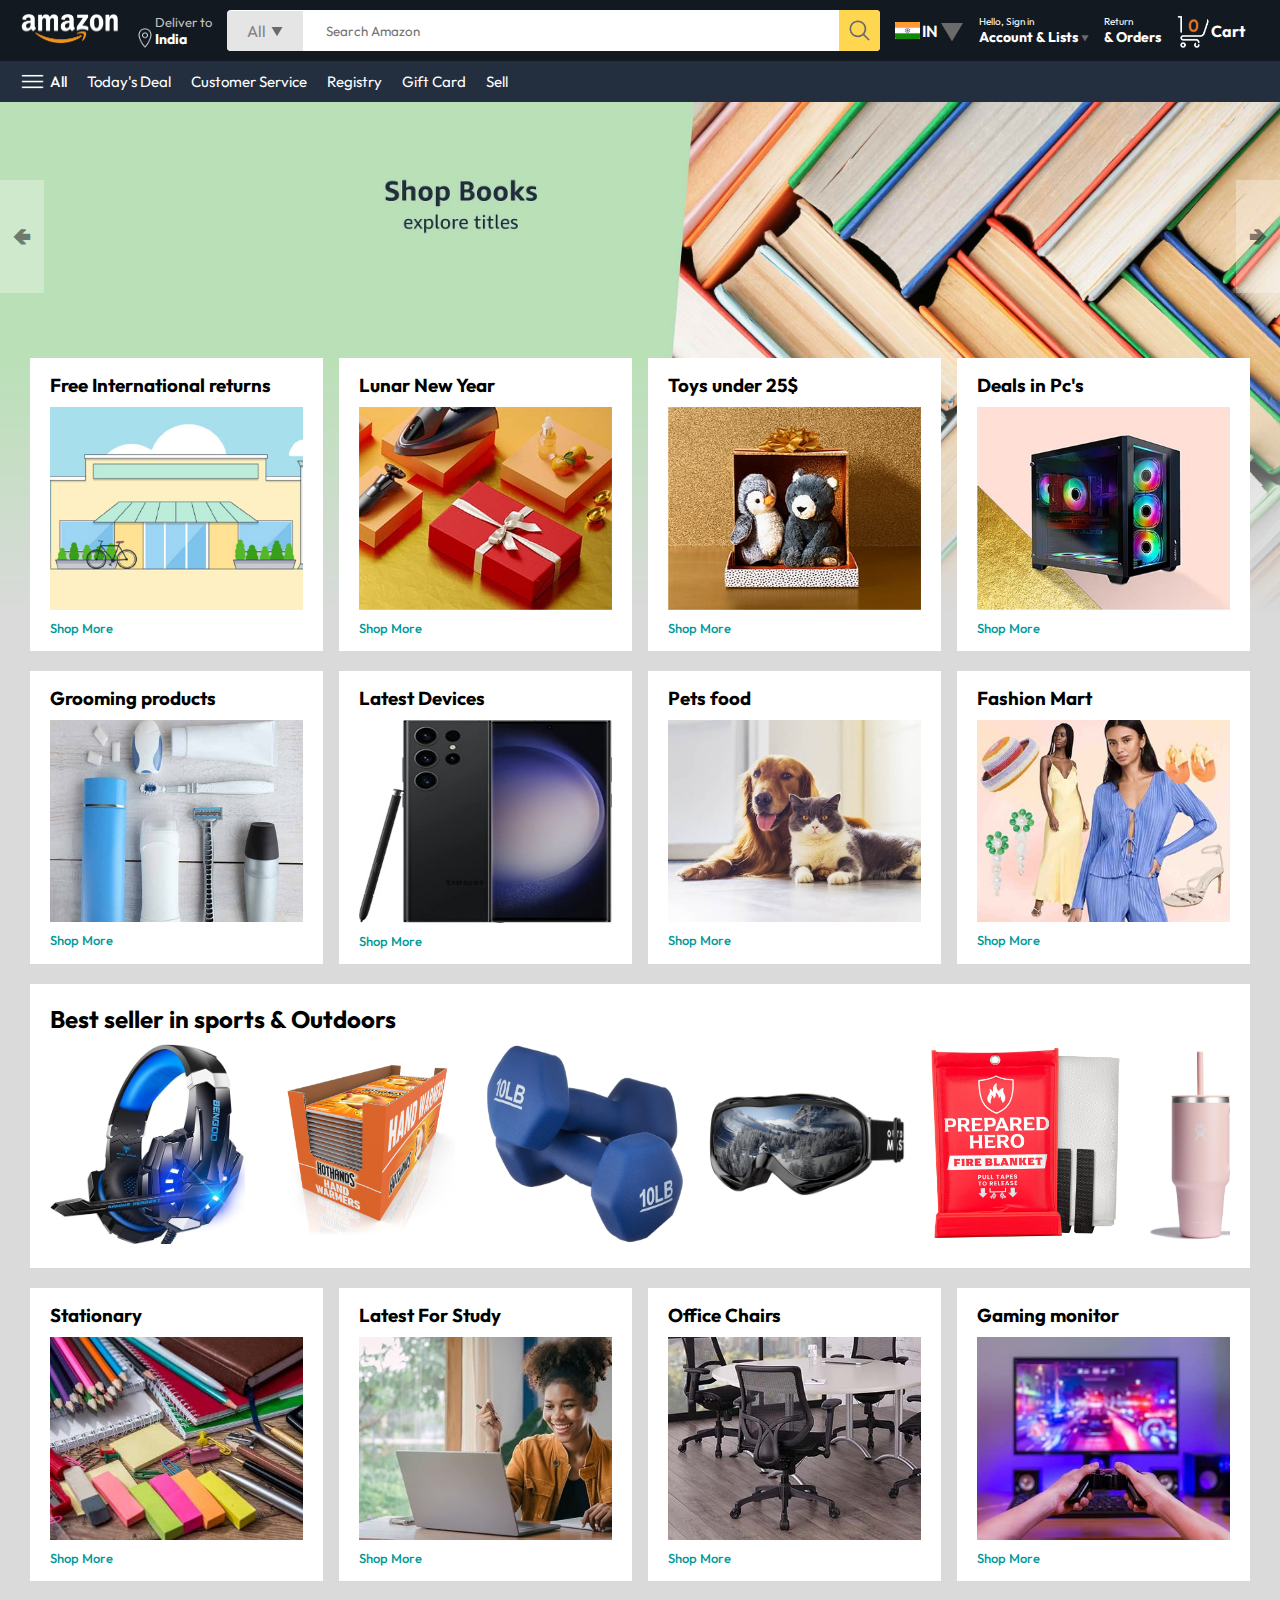
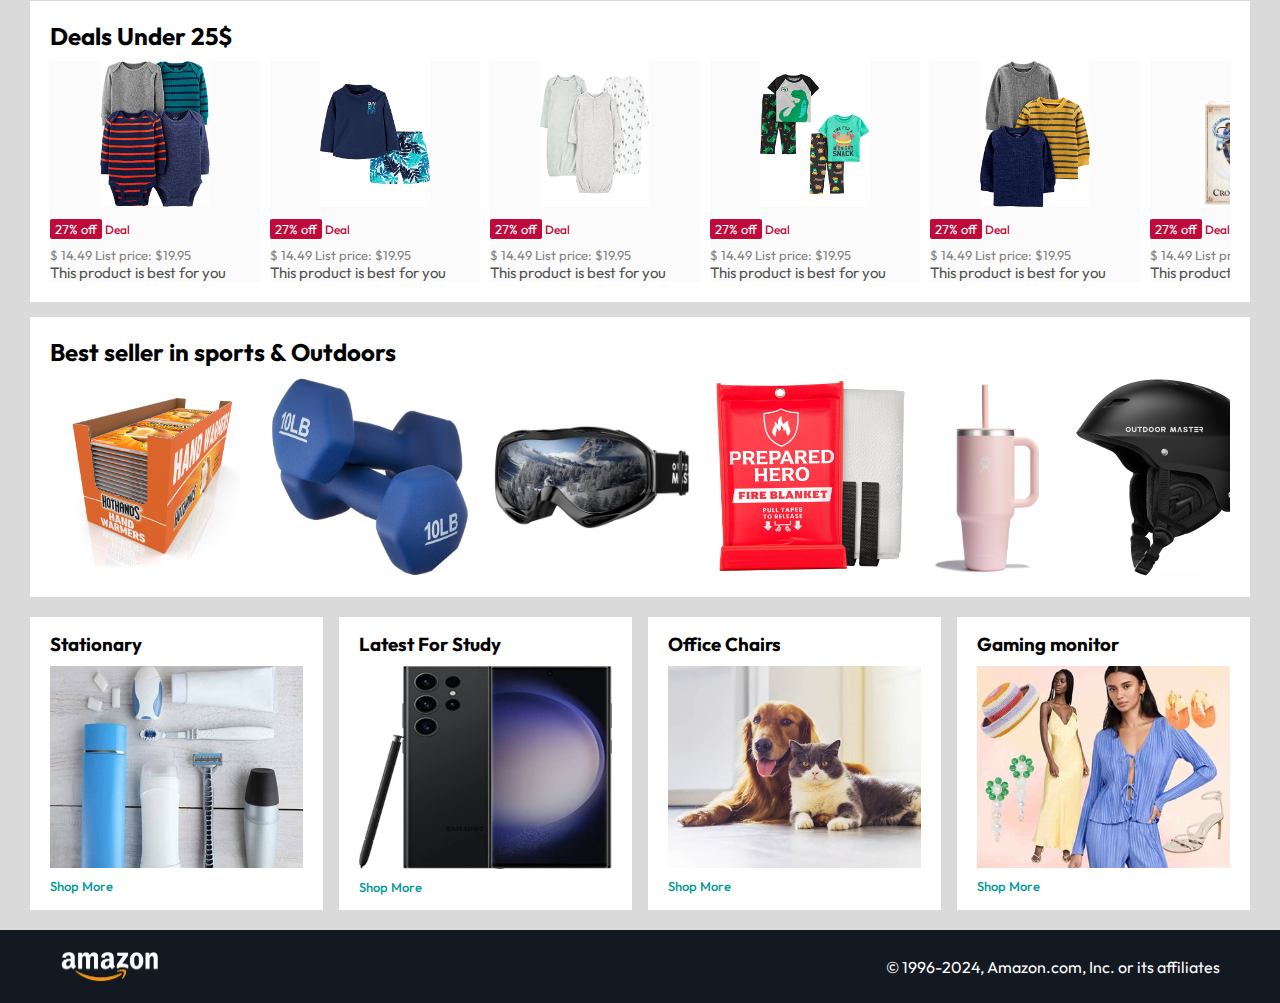
<file: index.html>
<!DOCTYPE html>
<html lang="en">
<head>
    <meta charset="UTF-8">
    <meta name="viewport" content="width=device-width, initial-scale=1.0">
    <title>Amazon Clone by Shivam Singhla</title>
    <link rel="stylesheet" href="style.css">
</head>
<body>
    <nav>
        <a href="/">
            <img src="rGYc7tjmhmR43Q3QNYPgiW/amazon/assets/amazon_logo.png" width="100" alt="">
        </a>
        <div class="nav-country" >
            <img src="./rGYc7tjmhmR43Q3QNYPgiW/amazon/assets/location_icon.png" height="20" alt="">
            <div>
                <p>Deliver to</p>
                <h1>India</h1>
            </div>
        </div>
        <div class="nav-search" >
            <div class="nav-search-category">
                <p>All</p>
                <img src="./rGYc7tjmhmR43Q3QNYPgiW/amazon/assets/dropdown_icon.png" height="12" alt="">
            </div>
            <input type="text" class="nav-search-input" placeholder=" Search Amazon">
            <img src="./rGYc7tjmhmR43Q3QNYPgiW/amazon/assets/search_icon.png" class="nav-search-icon" alt="">
        </div>
        <div class="nav-language" >
            <img src="./rGYc7tjmhmR43Q3QNYPgiW/amazon/assets/indian flag icon.png" width="25px" alt="">
            <p>IN</p>
            <img src="./rGYc7tjmhmR43Q3QNYPgiW/amazon/assets/dropdown_icon.png" alt="">
        </div>
        <div class="nav-text" >
            <p><a href="signin.html">Hello, Sign in</a></p>
            <h1> Account & Lists <img src="./rGYc7tjmhmR43Q3QNYPgiW/amazon/assets/dropdown_icon.png" width="8px" alt=""> </h1>
        </div>
        <div class="nav-text" >
            <p>Return</p>
            <h1>& Orders</h1>
        </div>
        <a href="/signin.html" class="mobile-user-icon" style="display: none;">
            <img src="./rGYc7tjmhmR43Q3QNYPgiW/amazon/assets/user.png" alt="">
        </a>
        <a href="/cart.html" class="nav-cart">
            <img src="./rGYc7tjmhmR43Q3QNYPgiW/amazon/assets/cart_icon.png" width="35px" alt="">
            <h4>Cart</h4>
        </a>
    </nav>

   
    <div class="nav-bottom">
        <div>
            <img src="./rGYc7tjmhmR43Q3QNYPgiW/amazon/assets/menu_icon.png" width="25px" alt="">
            <p>All</p>
        </div>
        <p>Today's Deal</p>
        <p>Customer Service</p>
        <p>Registry</p>
        <p>Gift Card</p>
        <p>Sell</p>
    </div> 

    <div class="header-slider">
        <a href="#" class="control-prev">&#129144</a>
        <a href="#" class="control-next">&#129146</a>
        <ul>
            <img src="./rGYc7tjmhmR43Q3QNYPgiW/amazon/assets/header1.jpg" class="header-img" alt="">
            <img src="./rGYc7tjmhmR43Q3QNYPgiW/amazon/assets/header2.jpg" class="header-img" alt="">
            <img src="./rGYc7tjmhmR43Q3QNYPgiW/amazon/assets/header3.jpg" class="header-img" alt="">
            <img src="./rGYc7tjmhmR43Q3QNYPgiW/amazon/assets/header4.jpg" class="header-img" alt="">
            <img src="./rGYc7tjmhmR43Q3QNYPgiW/amazon/assets/header5.jpg" class="header-img" alt="">
            <img src="./rGYc7tjmhmR43Q3QNYPgiW/amazon/assets/header6.jpg" class="header-img" alt="">
        </ul>
    </div>

    <div class="box-row header-box ">
        <div class="box-col">
            <h3>Free International returns</h3>
            <img src="./rGYc7tjmhmR43Q3QNYPgiW/amazon/assets/box1-1.jpg" alt="">
            <a href="/">Shop More</a>
        </div>
        <div class="box-col">
            <h3>Lunar New Year</h3>
            <img src="./rGYc7tjmhmR43Q3QNYPgiW/amazon/assets/box1-2.jpg" alt="">
            <a href="/">Shop More</a>
        </div>
        <div class="box-col">
            <h3>Toys under 25$</h3>
            <img src="./rGYc7tjmhmR43Q3QNYPgiW/amazon/assets/box1-3.jpg" alt="">
            <a href="/">Shop More</a>
        </div>
        <div class="box-col">
            <h3>Deals in Pc's</h3>
            <img src="./rGYc7tjmhmR43Q3QNYPgiW/amazon/assets/box1-4.jpg" alt="">
            <a href="/">Shop More</a>
        </div>
    </div>
    <div class="box-row">
        <div class="box-col">
            <h3>Grooming products</h3>
            <img src="./rGYc7tjmhmR43Q3QNYPgiW/amazon/assets/box2-1.jpg" alt="">
            <a href="/">Shop More</a>
        </div>
        <div class="box-col">
            <h3>Latest Devices</h3>
            <img src="./rGYc7tjmhmR43Q3QNYPgiW/amazon/assets/box2-2.jpg" alt="">
            <a href="/">Shop More</a>
        </div>
        <div class="box-col">
            <h3>Pets food</h3>
            <img src="./rGYc7tjmhmR43Q3QNYPgiW/amazon/assets/box2-3.jpg" alt="">
            <a href="/">Shop More</a>
        </div>
        <div class="box-col">
            <h3>Fashion Mart</h3>
            <img src="./rGYc7tjmhmR43Q3QNYPgiW/amazon/assets/box2-4.jpg" alt="">
            <a href="/">Shop More</a>
        </div>
    </div>


    <div class="products-slider">
        <h2>Best seller in sports & Outdoors</h2>
        <div class="products">
            <a href="/product.html">
            <img src="./rGYc7tjmhmR43Q3QNYPgiW/amazon/assets/product_img.jpg" alt="">
        </a>
            <img src="./rGYc7tjmhmR43Q3QNYPgiW/amazon/assets/product1-1.jpg" alt="">
            <img src="./rGYc7tjmhmR43Q3QNYPgiW/amazon/assets/product1-2.jpg" alt="">
            <img src="./rGYc7tjmhmR43Q3QNYPgiW/amazon/assets/product1-3.jpg" alt="">
            <img src="./rGYc7tjmhmR43Q3QNYPgiW/amazon/assets/product1-4.jpg" alt="">
            <img src="./rGYc7tjmhmR43Q3QNYPgiW/amazon/assets/product1-5.jpg" alt="">
            <img src="./rGYc7tjmhmR43Q3QNYPgiW/amazon/assets/product1-6.jpg" alt="">
            <img src="./rGYc7tjmhmR43Q3QNYPgiW/amazon/assets/product1-7.jpg" alt="">
            <img src="./rGYc7tjmhmR43Q3QNYPgiW/amazon/assets/product1-8.jpg" alt="">
            <img src="./rGYc7tjmhmR43Q3QNYPgiW/amazon/assets/product1-9.jpg" alt="">
            <img src="./rGYc7tjmhmR43Q3QNYPgiW/amazon/assets/product1-10.jpg" alt="">
        </div>
    </div>

    <div class="box-row">
        <div class="box-col">
            <h3>Stationary</h3>
            <img src="./rGYc7tjmhmR43Q3QNYPgiW/amazon/assets/box3-1.jpg" alt="">
            <a href="/">Shop More</a>
        </div>
        <div class="box-col">
            <h3>Latest For Study</h3>
            <img src="./rGYc7tjmhmR43Q3QNYPgiW/amazon/assets/box3-2.jpg" alt="">
            <a href="/">Shop More</a>
        </div>
        <div class="box-col">
            <h3>Office Chairs</h3>
            <img src="./rGYc7tjmhmR43Q3QNYPgiW/amazon/assets/box3-3.jpg" alt="">
            <a href="/">Shop More</a>
        </div>
        <div class="box-col">
            <h3>Gaming monitor</h3>
            <img src="./rGYc7tjmhmR43Q3QNYPgiW/amazon/assets/box3-4.jpg" alt="">
            <a href="/">Shop More</a>
        </div>
    </div>

<div class="Products-slider-with-price">
    <h2>Deals Under 25$ </h2>
    <div class="products">
        <div class="product-card">
           <div class="product-img-container" >
            <img src="./rGYc7tjmhmR43Q3QNYPgiW/amazon/assets/product2-1.jpg" alt="">
           </div> 
           <div class="product-offer">
            <p>27% off</p> <span>Deal</span>
           </div>
           <p class="product-price">$ <span>14.49</span> List price: $19.95 </p>
           <h4>This product is best for you</h4>
        </div>
        <div class="product-card">
           <div class="product-img-container" >
            <img src="./rGYc7tjmhmR43Q3QNYPgiW/amazon/assets/product2-2.jpg" alt="">
           </div> 
           <div class="product-offer">
            <p>27% off</p> <span>Deal</span>
           </div>
           <p class="product-price">$ <span>14.49</span> List price: $19.95 </p>
           <h4>This product is best for you</h4>
        </div>
        <div class="product-card">
           <div class="product-img-container" >
            <img src="./rGYc7tjmhmR43Q3QNYPgiW/amazon/assets/product2-3.jpg" alt="">
           </div> 
           <div class="product-offer">
            <p>27% off</p> <span>Deal</span>
           </div>
           <p class="product-price">$ <span>14.49</span> List price: $19.95 </p>
           <h4>This product is best for you</h4>
        </div>
        <div class="product-card">
           <div class="product-img-container" >
            <img src="./rGYc7tjmhmR43Q3QNYPgiW/amazon/assets/product2-4.jpg" alt="">
           </div> 
           <div class="product-offer">
            <p>27% off</p> <span>Deal</span>
           </div>
           <p class="product-price">$ <span>14.49</span> List price: $19.95 </p>
           <h4>This product is best for you</h4>
        </div>
        <div class="product-card">
           <div class="product-img-container" >
            <img src="./rGYc7tjmhmR43Q3QNYPgiW/amazon/assets/product2-5.jpg" alt="">
           </div> 
           <div class="product-offer">
            <p>27% off</p> <span>Deal</span>
           </div>
           <p class="product-price">$ <span>14.49</span> List price: $19.95 </p>
           <h4>This product is best for you</h4>
        </div>
        <div class="product-card">
           <div class="product-img-container" >
            <img src="./rGYc7tjmhmR43Q3QNYPgiW/amazon/assets/product2-6.jpg" alt="">
           </div> 
           <div class="product-offer">
            <p>27% off</p> <span>Deal</span>
           </div>
           <p class="product-price">$ <span>14.49</span> List price: $19.95 </p>
           <h4>This product is best for you</h4>
        </div>
        <div class="product-card">
           <div class="product-img-container" >
            <img src="./rGYc7tjmhmR43Q3QNYPgiW/amazon/assets/product2-7.jpg" alt="">
           </div> 
           <div class="product-offer">
            <p>27% off</p> <span>Deal</span>
           </div>
           <p class="product-price">$ <span>14.49</span> List price: $19.95 </p>
           <h4>This product is best for you</h4>
        </div>
        <div class="product-card">
           <div class="product-img-container" >
            <img src="./rGYc7tjmhmR43Q3QNYPgiW/amazon/assets/product2-8.jpg" alt="">
           </div> 
           <div class="product-offer">
            <p>27% off</p> <span>Deal</span>
           </div>
           <p class="product-price">$ <span>14.49</span> List price: $19.95 </p>
           <h4>This product is best for you</h4>
        </div>
        <div class="product-card">
           <div class="product-img-container" >
            <img src="./rGYc7tjmhmR43Q3QNYPgiW/amazon/assets/product2-9.jpg" alt="">
           </div> 
           <div class="product-offer">
            <p>27% off</p> <span>Deal</span>
           </div>
           <p class="product-price">$ <span>14.49</span> List price: $19.95 </p>
           <h4>This product is best for you</h4>
        </div>
        <div class="product-card">
           <div class="product-img-container" >
            <img src="./rGYc7tjmhmR43Q3QNYPgiW/amazon/assets/product2-10.jpg" alt="">
           </div> 
           <div class="product-offer">
            <p>27% off</p> <span>Deal</span>
           </div>
           <p class="product-price">$ <span>14.49</span> List price: $19.95 </p>
           <h4>This product is best for you</h4>
        </div>
        <div class="product-card">
           <div class="product-img-container" >
            <img src="./rGYc7tjmhmR43Q3QNYPgiW/amazon/assets/product2-11.jpg" alt="">
           </div> 
           <div class="product-offer">
            <p>27% off</p> <span>Deal</span>
           </div>
           <p class="product-price">$ <span>14.49</span> List price: $19.95 </p>
           <h4>This product is best for you</h4>
        </div>
    </div>
</div>

<div class="products-slider">
    <h2>Best seller in sports & Outdoors</h2>
    <div class="products">
        <img src="./rGYc7tjmhmR43Q3QNYPgiW/amazon/assets/product1-1.jpg" alt="">
        <img src="./rGYc7tjmhmR43Q3QNYPgiW/amazon/assets/product1-2.jpg" alt="">
        <img src="./rGYc7tjmhmR43Q3QNYPgiW/amazon/assets/product1-3.jpg" alt="">
        <img src="./rGYc7tjmhmR43Q3QNYPgiW/amazon/assets/product1-4.jpg" alt="">
        <img src="./rGYc7tjmhmR43Q3QNYPgiW/amazon/assets/product1-5.jpg" alt="">
        <img src="./rGYc7tjmhmR43Q3QNYPgiW/amazon/assets/product1-6.jpg" alt="">
        <img src="./rGYc7tjmhmR43Q3QNYPgiW/amazon/assets/product1-7.jpg" alt="">
        <img src="./rGYc7tjmhmR43Q3QNYPgiW/amazon/assets/product1-8.jpg" alt="">
        <img src="./rGYc7tjmhmR43Q3QNYPgiW/amazon/assets/product1-9.jpg" alt="">
        <img src="./rGYc7tjmhmR43Q3QNYPgiW/amazon/assets/product1-10.jpg" alt="">
    </div>
</div>

<div class="box-row">
    <div class="box-col">
        <h3>Stationary</h3>
        <img src="./rGYc7tjmhmR43Q3QNYPgiW/amazon/assets/box2-1.jpg" alt="">
        <a href="/">Shop More</a>
    </div>
    <div class="box-col">
        <h3>Latest For Study</h3>
        <img src="./rGYc7tjmhmR43Q3QNYPgiW/amazon/assets/box2-2.jpg" alt="">
        <a href="/">Shop More</a>
    </div>
    <div class="box-col">
        <h3>Office Chairs</h3>
        <img src="./rGYc7tjmhmR43Q3QNYPgiW/amazon/assets/box2-3.jpg" alt="">
        <a href="/">Shop More</a>
    </div>
    <div class="box-col">
        <h3>Gaming monitor</h3>
        <img src="./rGYc7tjmhmR43Q3QNYPgiW/amazon/assets/box2-4.jpg" alt="">
        <a href="/">Shop More</a>
    </div>
</div>

<footer>
    <img src="./rGYc7tjmhmR43Q3QNYPgiW/amazon/assets/amazon_logo.png"  width="100" alt="">
    <p>© 1996-2024, Amazon.com, Inc. or its affiliates</p>
</footer>

    <script src="script.js"></script>
</body>
</html>
</file>
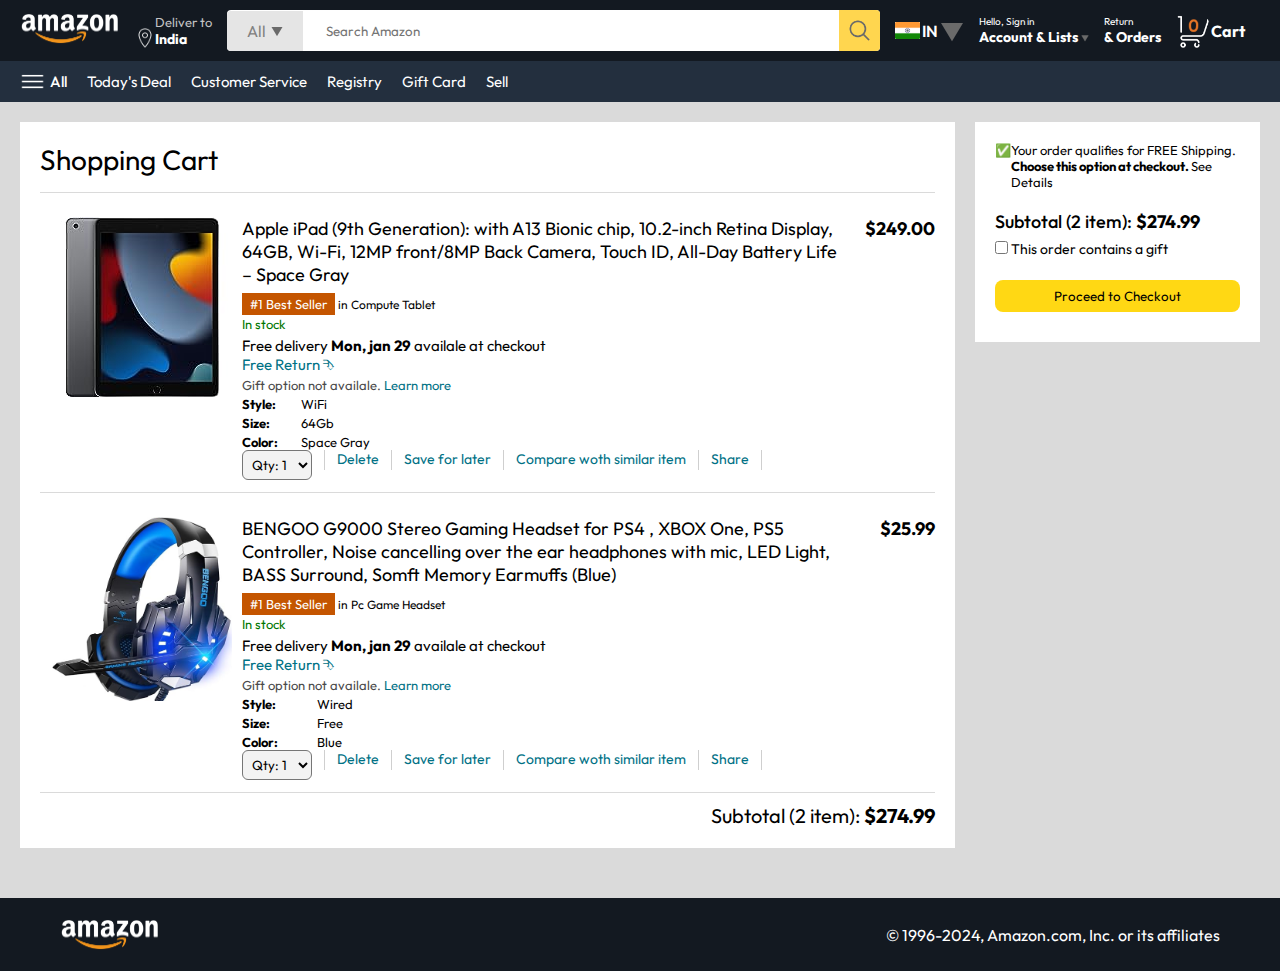
<file: cart.html>
<!DOCTYPE html>
<html lang="en">
<head>
    <meta charset="UTF-8">
    <meta name="viewport" content="width=device-width, initial-scale=1.0">
    <title>Cart</title>
    <link rel="stylesheet" href="style.css">
    <link rel="stylesheet" href="cart.css">
</head>
<body>
    <nav>
        <a href="/">
            <img src="rGYc7tjmhmR43Q3QNYPgiW/amazon/assets/amazon_logo.png" width="100" alt="">
        </a>
        <div class="nav-country" >
            <img src="./rGYc7tjmhmR43Q3QNYPgiW/amazon/assets/location_icon.png" height="20" alt="">
            <div>
                <p>Deliver to</p>
                <h1>India</h1>
            </div>
        </div>
        <div class="nav-search" >
            <div class="nav-search-category">
                <p>All</p>
                <img src="./rGYc7tjmhmR43Q3QNYPgiW/amazon/assets/dropdown_icon.png" height="12" alt="">
            </div>
            <input type="text" class="nav-search-input" placeholder=" Search Amazon">
            <img src="./rGYc7tjmhmR43Q3QNYPgiW/amazon/assets/search_icon.png" class="nav-search-icon" alt="">
        </div>
        <div class="nav-language" >
            <img src="./rGYc7tjmhmR43Q3QNYPgiW/amazon/assets/indian flag icon.png" width="25px" alt="">
            <p>IN</p>
            <img src="./rGYc7tjmhmR43Q3QNYPgiW/amazon/assets/dropdown_icon.png" alt="">
        </div>
        <div class="nav-text" >
            <p><a href="signin.html">Hello, Sign in</a></p>
            <h1> Account & Lists <img src="./rGYc7tjmhmR43Q3QNYPgiW/amazon/assets/dropdown_icon.png" width="8px" alt=""> </h1>
        </div>
        <div class="nav-text" >
            <p>Return</p>
            <h1>& Orders</h1>
        </div>
        <a href="/signin.html" class="mobile-user-icon" style="display: none;">
            <img src="./rGYc7tjmhmR43Q3QNYPgiW/amazon/assets/user.png" alt="">
        </a>
        <a href="" class="nav-cart">
            <img src="./rGYc7tjmhmR43Q3QNYPgiW/amazon/assets/cart_icon.png" width="35px" alt="">
            <h4>Cart</h4>
        </a>
    </nav>

    <div class="nav-bottom">
        <div>
            <img src="./rGYc7tjmhmR43Q3QNYPgiW/amazon/assets/menu_icon.png" width="25px" alt="">
            <p>All</p>
        </div>
        <p>Today's Deal</p>
        <p>Customer Service</p>
        <p>Registry</p>
        <p>Gift Card</p>
        <p>Sell</p>
    </div> 

<div class="cart">
    <div class="cart-left">
<h1>Shopping Cart</h1>
<hr>
<div class="product-cart-list">
    <img src="./rGYc7tjmhmR43Q3QNYPgiW/amazon/assets/ipad_img.jpg" alt="" width="180px">
    <div>
        <div class="product-cart-title-pricce">
            <p>Apple iPad (9th Generation): with A13 Bionic chip, 10.2-inch Retina Display, 64GB, Wi-Fi,
                12MP front/8MP Back Camera, Touch ID, All-Day Battery Life – Space Gray</p>
                <p><b>$249.00</b></p>
        </div>
        <p class="product-cart-title-bestseller"><span>#1 Best Seller</span> in Compute Tablet</p>
        <p class="product-cart-stock">In stock</p>
        <p class="product-cart-delivery">Free delivery <b>Mon, jan 29 </b>availale at checkout</p>
        <p class="product-cart-returns">Free Return &#11191</p>
        <p class="product-cart-gift-option">Gift option not availale. <span>Learn more</span></p>

       
         <div class="product-cart-specs">
            <p><b>Style:</b></p> <p>WiFi</p>
            <p><b>Size:</b></p> <p>64Gb</p>
            <p><b>Color:</b></p> <p>Space Gray</p>
         </div> 

         <div class="cart-list-action">
            <select>
                <option value="Qty: 1">Qty: 1</option>
                <option value="Qty: 2">Qty: 2</option>
                <option value="Qty: 3">Qty: 3</option>
                <option value="Qty: 4">Qty: 4</option>
                <option value="Qty: 5">Qty: 5</option>
            </select>
            <hr>
            <p class="Action-btn" >Delete</p>
            <hr>
            <p class="Action-btn" >Save for later</p>
            <hr>
            <p class="Action-btn" >Compare woth similar item</p>
            <hr>
            <p class="Action-btn" >Share</p>
            <hr>

        </div>

    </div>
    
</div>

<hr>

<div class="product-cart-list">
    <a href="/product.html">
    <img src="./rGYc7tjmhmR43Q3QNYPgiW/amazon/assets/product_img.jpg" alt="" width="180px">
</a>
    <div>
        <div class="product-cart-title-pricce">
            <p> BENGOO G9000 Stereo Gaming Headset for PS4 , XBOX One, PS5
                Controller, Noise cancelling over the ear headphones with mic, LED
                Light, BASS Surround, Somft Memory Earmuffs (Blue)    </p>
                <p><b>$25.99</b></p>
        </div>
        <p class="product-cart-title-bestseller"><span>#1 Best Seller</span> in Pc Game Headset</p>
        <p class="product-cart-stock">In stock</p>
        <p class="product-cart-delivery">Free delivery <b>Mon, jan 29 </b>availale at checkout</p>
        <p class="product-cart-returns">Free Return &#11191</p>
        <p class="product-cart-gift-option">Gift option not availale. <span>Learn more</span></p>

       
         <div class="product-cart-specs">
            <p><b>Style:</b></p> <p>Wired</p>
            <p><b>Size:</b></p> <p>Free</p>
            <p><b>Color:</b></p> <p>Blue</p>
         </div> 

         <div class="cart-list-action">
            <select>
                <option value="Qty: 1">Qty: 1</option>
                <option value="Qty: 2">Qty: 2</option>
                <option value="Qty: 3">Qty: 3</option>
                <option value="Qty: 4">Qty: 4</option>
                <option value="Qty: 5">Qty: 5</option>
            </select>
            <hr>
            <p class="Action-btn" >Delete</p>
            <hr>
            <p class="Action-btn" >Save for later</p>
            <hr>
            <p class="Action-btn" >Compare woth similar item</p>
            <hr>
            <p class="Action-btn" >Share</p>
            <hr>

        </div>

    </div>
    
</div>
<hr>
<div class="cart-list-subtotal">
    Subtotal (2 item): <b>$274.99</b>
</div>


    </div>
    <div class="cart-right">
        <div class="cart-free-delivery">
            <p>&#x2705</p>
            <p>Your order qualifies for FREE Shipping. <b>Choose this option at checkout. </b> See Details</p>
        </div>
    
    <p class="cart-subtotal">Subtotal (2 item): <b>$274.99</b></p>
    <p class="cart-right-gift"><input type="checkbox"> This order contains a gift</p>
    <button>Proceed to Checkout</button>

    </div>
</div>

<footer class="footer-cart">
    <img src="./rGYc7tjmhmR43Q3QNYPgiW/amazon/assets/amazon_logo.png"  width="100" alt="">
    <p>© 1996-2024, Amazon.com, Inc. or its affiliates</p>
</footer>

</body>
</html>
</file>
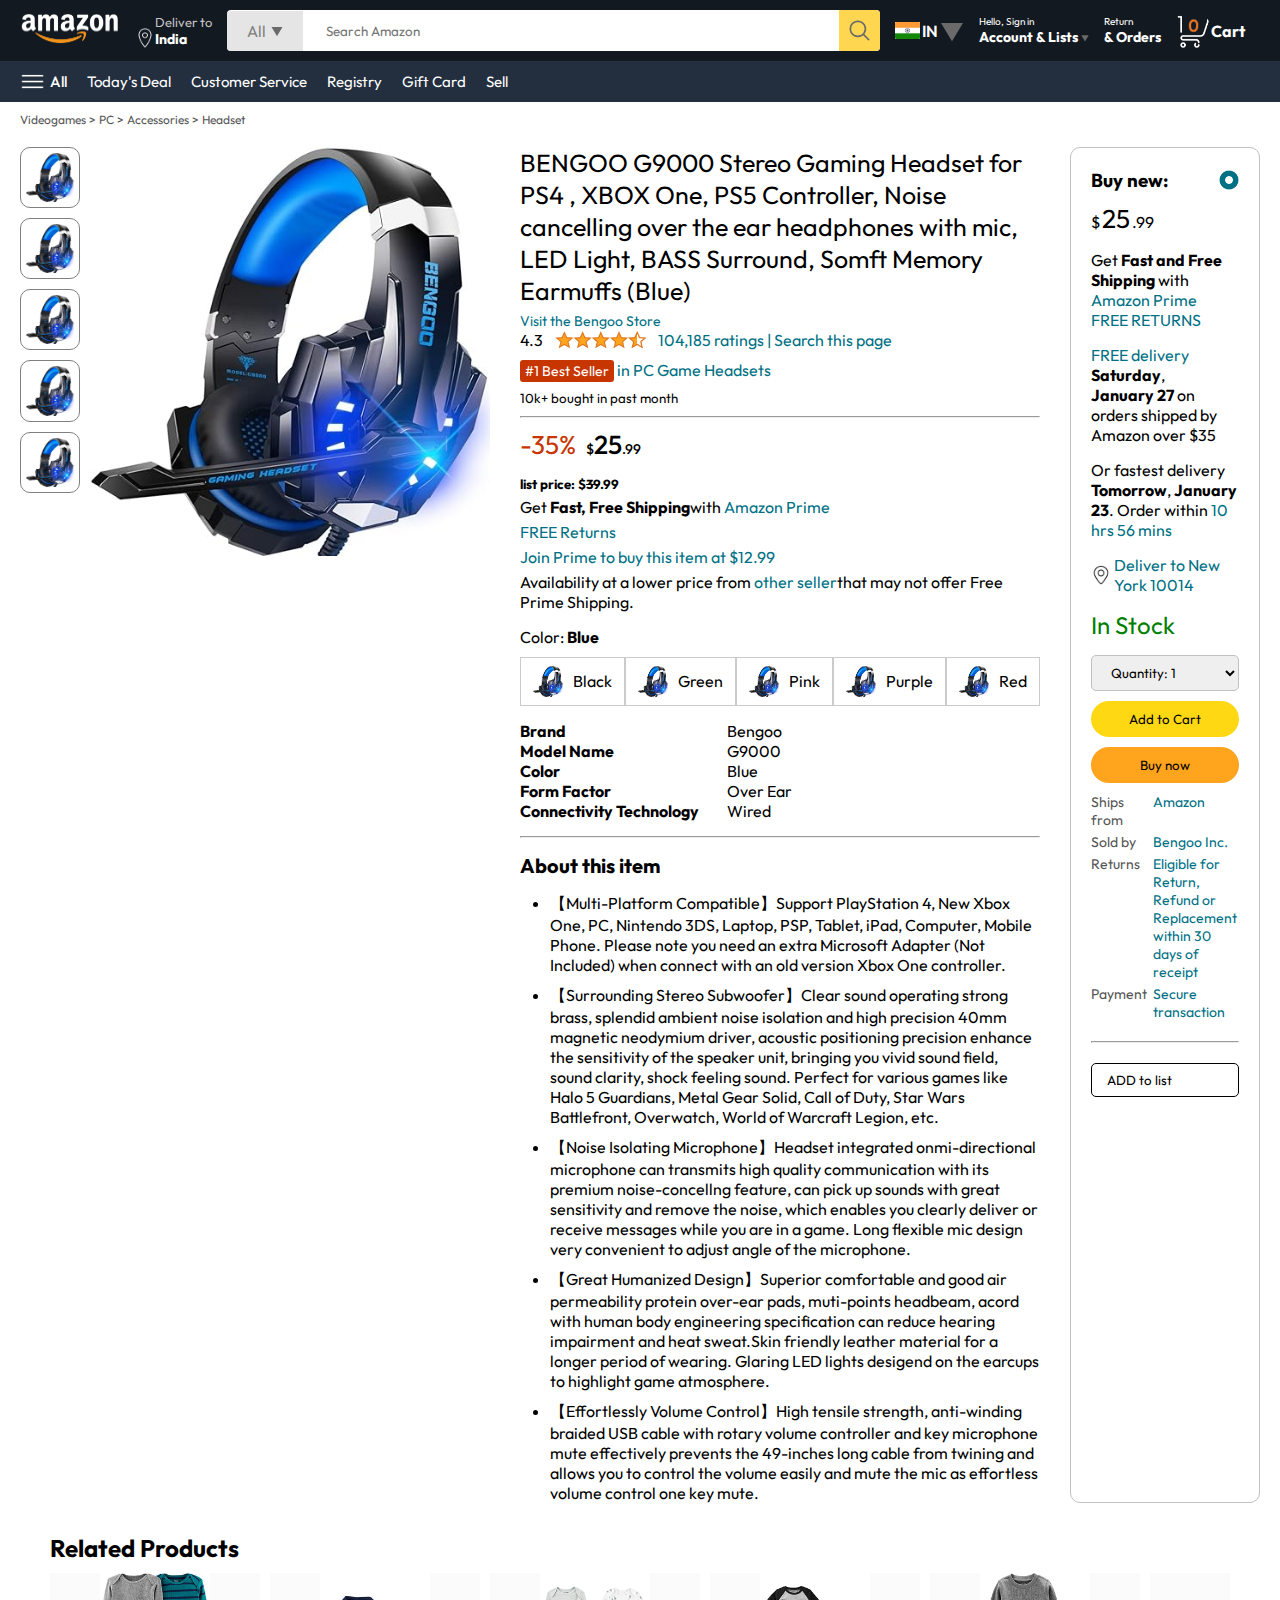
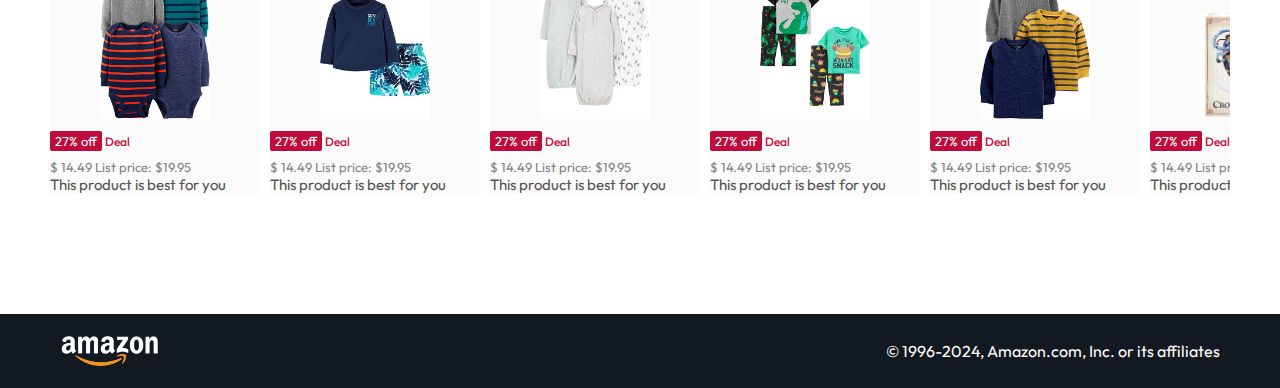
<file: product.html>
<!DOCTYPE html>
<html lang="en">
<head>
    <meta charset="UTF-8">
    <meta name="viewport" content="width=device-width, initial-scale=1.0">
    <title>Product Page</title>
    <link rel="stylesheet" href="style.css">
    <link rel="stylesheet" href="product.css">
</head>
<body>
    <nav>
        <a href="/">
            <img src="rGYc7tjmhmR43Q3QNYPgiW/amazon/assets/amazon_logo.png" width="100" alt="">
        </a>
        <div class="nav-country" >
            <img src="./rGYc7tjmhmR43Q3QNYPgiW/amazon/assets/location_icon.png" height="20" alt="">
            <div>
                <p>Deliver to</p>
                <h1>India</h1>
            </div>
        </div>
        <div class="nav-search" >
            <div class="nav-search-category">
                <p>All</p>
                <img src="./rGYc7tjmhmR43Q3QNYPgiW/amazon/assets/dropdown_icon.png" height="12" alt="">
            </div>
            <input type="text" class="nav-search-input" placeholder=" Search Amazon">
            <img src="./rGYc7tjmhmR43Q3QNYPgiW/amazon/assets/search_icon.png" class="nav-search-icon" alt="">
        </div>
        <div class="nav-language" >
            <img src="./rGYc7tjmhmR43Q3QNYPgiW/amazon/assets/indian flag icon.png" width="25px" alt="">
            <p>IN</p>
            <img src="./rGYc7tjmhmR43Q3QNYPgiW/amazon/assets/dropdown_icon.png" alt="">
        </div>
        <a href="/signin.html" class="mobile-user-icon" style="display: none;">
            <img src="./rGYc7tjmhmR43Q3QNYPgiW/amazon/assets/user.png" alt="">
        </a>
        <div class="nav-text" >
            <p><a href="signin.html">Hello, Sign in</a></p>
            <h1> Account & Lists <img src="./rGYc7tjmhmR43Q3QNYPgiW/amazon/assets/dropdown_icon.png" width="8px" alt=""> </h1>
        </div>
        <div class="nav-text" >
            <p>Return</p>
            <h1>& Orders</h1>
        </div>
        <a href="/cart.html" class="nav-cart">
            <img src="./rGYc7tjmhmR43Q3QNYPgiW/amazon/assets/cart_icon.png" width="35px" alt="">
            <h4>Cart</h4>
        </a>
    </nav>

    <div class="nav-bottom">
        <div>
            <img src="./rGYc7tjmhmR43Q3QNYPgiW/amazon/assets/menu_icon.png" width="25px" alt="">
            <p>All</p>
        </div>
        <p>Today's Deal</p>
        <p>Customer Service</p>
        <p>Registry</p>
        <p>Gift Card</p>
        <p>Sell</p>
    </div> 

    <p class="breadcrumbs">Videogames > PC > Accessories > Headset </p>

    <div class="product-display">
        <div class="product-d-image">
            <div class="product-icons">
                <img src="./rGYc7tjmhmR43Q3QNYPgiW/amazon/assets/product_img.jpg" width="60" alt="">
                <img src="./rGYc7tjmhmR43Q3QNYPgiW/amazon/assets/product_img.jpg" width="60" alt="">
                <img src="./rGYc7tjmhmR43Q3QNYPgiW/amazon/assets/product_img.jpg" width="60" alt="">
                <img src="./rGYc7tjmhmR43Q3QNYPgiW/amazon/assets/product_img.jpg" width="60" alt="">
                <img src="./rGYc7tjmhmR43Q3QNYPgiW/amazon/assets/product_img.jpg" width="60" alt="">
            </div>
            <div class="product-main-image">
                <img src="./rGYc7tjmhmR43Q3QNYPgiW/amazon/assets/product_img.jpg" width="400" alt="">
            </div>
        </div>
        <div class="product-d-details">
            <p class="product-title">
                BENGOO G9000 Stereo Gaming Headset for PS4 , XBOX One, PS5
                Controller, Noise cancelling over the ear headphones with mic, LED
                Light, BASS Surround, Somft Memory Earmuffs (Blue)    
            </p>
            <p class="brand-store">Visit the Bengoo Store</p>
            <div class="product-rating">
                <div>
                    <div>4.3 <img src="./rGYc7tjmhmR43Q3QNYPgiW/amazon/assets/rating_img.png" height="20px" alt=""></div>
                    <p>104,185 ratings | Search this page</p>
                </div>
                <p><span>#1 Best Seller</span> in PC Game Headsets</p>
                <h5>10k+ bought in past month</h5>
                <hr>
            </div>
            <div class="product-d-price">
                <div>
                    <p>-35%</p>
                    <h1>$<span>25</span>.99</h1>
                </div>
                <h5>list price: $<span>39</span>.99</h5>
                <p>Get <b>Fast, Free Shipping</b>with<span> Amazon Prime</span></p>
                <p><span>FREE Returns</span></p>
                <p><span>Join Prime to buy this item at $12.99</span></p>
                <p>Availability at a lower price from <span>other seller</span>that may not 
                offer Free Prime Shipping.</p>
            </div>

            <div class="product-color-selection">
                <p>Color: <b>Blue</b></p>
                <div class="product-color-option">
                    <div class="option">
                        <img src="./rGYc7tjmhmR43Q3QNYPgiW/amazon/assets/product_img.jpg" width="30px" alt="">
                        <p>Black</p>
                    </div>
                    <div class="option">
                        <img src="./rGYc7tjmhmR43Q3QNYPgiW/amazon/assets/product_img.jpg" width="30px" alt="">
                        <p>Green</p>
                    </div>
                    <div class="option">
                        <img src="./rGYc7tjmhmR43Q3QNYPgiW/amazon/assets/product_img.jpg" width="30px" alt="">
                        <p>Pink</p>
                    </div>
                    <div class="option">
                        <img src="./rGYc7tjmhmR43Q3QNYPgiW/amazon/assets/product_img.jpg" width="30px" alt="">
                        <p>Purple</p>
                    </div>
                    <div class="option">
                        <img src="./rGYc7tjmhmR43Q3QNYPgiW/amazon/assets/product_img.jpg" width="30px" alt="">
                        <p>Red</p>
                    </div>
                </div>
            </div>

            <div class="product-info">
                <p><b>Brand</b></p><p>Bengoo</p>
                <p><b>Model Name</b></p><p>G9000</p>
                <p><b>Color</b></p><p>Blue</p>
                <p><b>Form Factor</b></p><p>Over Ear</p>
                <p><b>Connectivity Technology</b></p><p>Wired</p>
            </div>
            <hr>
            <div class="product-description">
                <h1>About this item</h1>
                <ul>
                     <li>【Multi-Platform Compatible】Support PlayStation 4, New Xbox One, PC, Nintendo 3DS, Laptop, PSP, Tablet, iPad, Computer, Mobile Phone. Please note you need an extra Microsoft Adapter (Not Included) when connect with an old version Xbox One controller.</li>
                    <li>【Surrounding Stereo Subwoofer】Clear sound operating strong brass, splendid ambient noise isolation and high precision 40mm magnetic neodymium driver, acoustic positioning precision enhance the sensitivity of the speaker unit, bringing you vivid sound field, sound clarity, shock feeling sound. Perfect for various games like Halo 5 Guardians, Metal Gear Solid, Call of Duty, Star Wars Battlefront, Overwatch, World of Warcraft Legion, etc.</li>
                    <li>【Noise Isolating Microphone】Headset integrated onmi-directional microphone can transmits high quality communication with its premium noise-concellng feature, can pick up sounds with great sensitivity and remove the noise, which enables you clearly deliver or receive messages while you are in a game. Long flexible mic design very convenient to adjust angle of the microphone.</li>
                    <li>【Great Humanized Design】Superior comfortable and good air permeability protein over-ear pads, muti-points headbeam, acord with human body engineering specification can reduce hearing impairment and heat sweat.Skin friendly leather material for a longer period of wearing. Glaring LED lights desigend on the earcups to highlight game atmosphere.</li>
                    <li>【Effortlessly Volume Control】High tensile strength, anti-winding braided USB cable with rotary volume controller and key microphone mute effectively prevents the 49-inches long cable from twining and allows you to control the volume easily and mute the mic as effortless volume control one key mute.</li>
                </ul>
            </div>

        </div>
        <div class="product-d-purchase">
        <div class="title">
            <h3>Buy new:</h3><img src="./rGYc7tjmhmR43Q3QNYPgiW/amazon/assets/circle_icon.png" width="20px" alt="">
        </div>
        <h1 class="price">$<span>25</span>.99</h1>
        <div class="gap">
            <p>Get <b> Fast and Free Shipping</b> with <span>Amazon Prime</span></p>
            <p><span>FREE RETURNS</span></p>
        </div>
        <div class="gap">
            <p><span>FREE delivery</span> <b>Saturday</b>,</p>
            <p><b>January 27</b> on orders shipped by Amazon over $35</p>
        </div>
        <div class="gap">
            <p>Or fastest delivery <b>Tomorrow</b>, <b>January 23</b>. Order within <span>10 hrs 56 mins</span></p>
        </div>
        <div class="Delivery-location">
            <img src="./rGYc7tjmhmR43Q3QNYPgiW/amazon/assets/location_icon_dark.png" width="20" alt="">
            <p><span>Deliver to New York 10014</span></p>
        </div>
        <h2 class="product-stock">In Stock</h2>
        <select class="product-quantity">
            <option value="1">Quantity: 1</option>
            <option value="2">Quantity: 2</option>
            <option value="3">Quantity: 3</option>
        </select>

        <button class="btn">Add to Cart</button>
        <button class="btn product-buy">Buy now</button>

        <div class="product-seller-info">
            <p>Ships from</p>
            <p><span>Amazon</span></p>
            <p>Sold by</p>
            <p><span>Bengoo Inc.</span></p>
            <p>Returns</p>
            <p><span>Eligible for Return, Refund or Replacement within 30 days of receipt</span></p>
            <p>Payment</p>
            <p><span>Secure transaction</span></p>
        </div>
        <hr>
        <button class="product-add-list">ADD to list</button>

        </div>
    </div>

    <div class="Products-slider-with-price">
        <h2>Related Products</h2>
        <div class="products">
            <div class="product-card">
               <div class="product-img-container" >
                <img src="./rGYc7tjmhmR43Q3QNYPgiW/amazon/assets/product2-1.jpg" alt="">
               </div> 
               <div class="product-offer">
                <p>27% off</p> <span>Deal</span>
               </div>
               <p class="product-price">$ <span>14.49</span> List price: $19.95 </p>
               <h4>This product is best for you</h4>
            </div>
            <div class="product-card">
               <div class="product-img-container" >
                <img src="./rGYc7tjmhmR43Q3QNYPgiW/amazon/assets/product2-2.jpg" alt="">
               </div> 
               <div class="product-offer">
                <p>27% off</p> <span>Deal</span>
               </div>
               <p class="product-price">$ <span>14.49</span> List price: $19.95 </p>
               <h4>This product is best for you</h4>
            </div>
            <div class="product-card">
               <div class="product-img-container" >
                <img src="./rGYc7tjmhmR43Q3QNYPgiW/amazon/assets/product2-3.jpg" alt="">
               </div> 
               <div class="product-offer">
                <p>27% off</p> <span>Deal</span>
               </div>
               <p class="product-price">$ <span>14.49</span> List price: $19.95 </p>
               <h4>This product is best for you</h4>
            </div>
            <div class="product-card">
               <div class="product-img-container" >
                <img src="./rGYc7tjmhmR43Q3QNYPgiW/amazon/assets/product2-4.jpg" alt="">
               </div> 
               <div class="product-offer">
                <p>27% off</p> <span>Deal</span>
               </div>
               <p class="product-price">$ <span>14.49</span> List price: $19.95 </p>
               <h4>This product is best for you</h4>
            </div>
            <div class="product-card">
               <div class="product-img-container" >
                <img src="./rGYc7tjmhmR43Q3QNYPgiW/amazon/assets/product2-5.jpg" alt="">
               </div> 
               <div class="product-offer">
                <p>27% off</p> <span>Deal</span>
               </div>
               <p class="product-price">$ <span>14.49</span> List price: $19.95 </p>
               <h4>This product is best for you</h4>
            </div>
            <div class="product-card">
               <div class="product-img-container" >
                <img src="./rGYc7tjmhmR43Q3QNYPgiW/amazon/assets/product2-6.jpg" alt="">
               </div> 
               <div class="product-offer">
                <p>27% off</p> <span>Deal</span>
               </div>
               <p class="product-price">$ <span>14.49</span> List price: $19.95 </p>
               <h4>This product is best for you</h4>
            </div>
            <div class="product-card">
               <div class="product-img-container" >
                <img src="./rGYc7tjmhmR43Q3QNYPgiW/amazon/assets/product2-7.jpg" alt="">
               </div> 
               <div class="product-offer">
                <p>27% off</p> <span>Deal</span>
               </div>
               <p class="product-price">$ <span>14.49</span> List price: $19.95 </p>
               <h4>This product is best for you</h4>
            </div>
            <div class="product-card">
               <div class="product-img-container" >
                <img src="./rGYc7tjmhmR43Q3QNYPgiW/amazon/assets/product2-8.jpg" alt="">
               </div> 
               <div class="product-offer">
                <p>27% off</p> <span>Deal</span>
               </div>
               <p class="product-price">$ <span>14.49</span> List price: $19.95 </p>
               <h4>This product is best for you</h4>
            </div>
            <div class="product-card">
               <div class="product-img-container" >
                <img src="./rGYc7tjmhmR43Q3QNYPgiW/amazon/assets/product2-9.jpg" alt="">
               </div> 
               <div class="product-offer">
                <p>27% off</p> <span>Deal</span>
               </div>
               <p class="product-price">$ <span>14.49</span> List price: $19.95 </p>
               <h4>This product is best for you</h4>
            </div>
            <div class="product-card">
               <div class="product-img-container" >
                <img src="./rGYc7tjmhmR43Q3QNYPgiW/amazon/assets/product2-10.jpg" alt="">
               </div> 
               <div class="product-offer">
                <p>27% off</p> <span>Deal</span>
               </div>
               <p class="product-price">$ <span>14.49</span> List price: $19.95 </p>
               <h4>This product is best for you</h4>
            </div>
            <div class="product-card">
               <div class="product-img-container" >
                <img src="./rGYc7tjmhmR43Q3QNYPgiW/amazon/assets/product2-11.jpg" alt="">
               </div> 
               <div class="product-offer">
                <p>27% off</p> <span>Deal</span>
               </div>
               <p class="product-price">$ <span>14.49</span> List price: $19.95 </p>
               <h4>This product is best for you</h4>
            </div>
        </div>
    </div>
    <footer class="product-footer">
        <img src="./rGYc7tjmhmR43Q3QNYPgiW/amazon/assets/amazon_logo.png"  width="100" alt="">
        <p>© 1996-2024, Amazon.com, Inc. or its affiliates</p>
    </footer>
    <script>
        const scrollcontainer = document.querySelectorAll('.products'); 
for(const item of scrollcontainer){
    item.addEventListener('wheel' , (evt)=> {
        evt.preventDefault();
        item.scrollLeft += evt.deltaY;
    })
}
    </script>

</body>
</html>
</file>
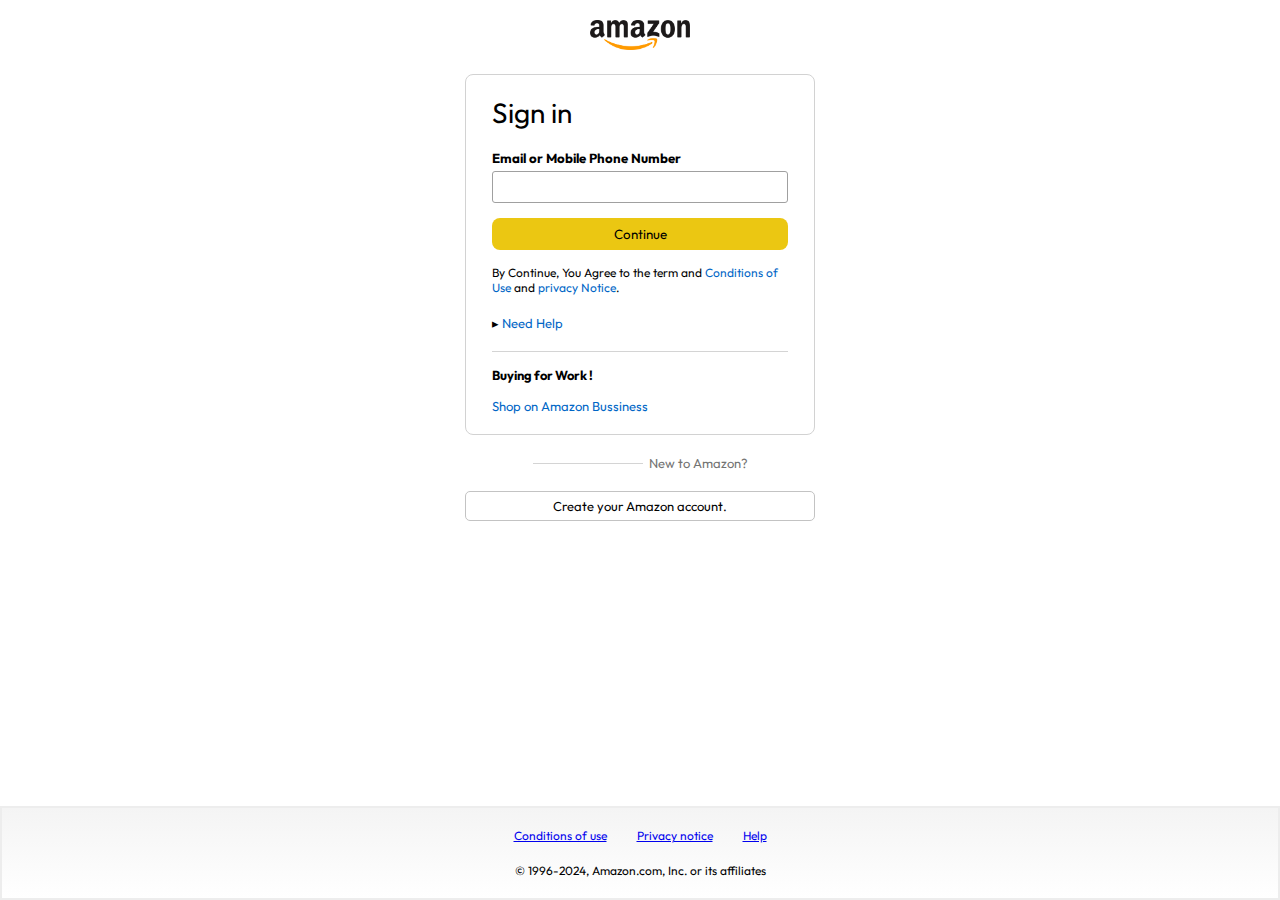
<file: signin.html>
<!DOCTYPE html>
<html lang="en">
<head>
    <meta charset="UTF-8">
    <meta name="viewport" content="width=device-width, initial-scale=1.0">
    <title>Sign in</title>
    <link rel="stylesheet" href="signin.css">
</head>
<body>
    <a href="/"><img class="logo" src="./rGYc7tjmhmR43Q3QNYPgiW/amazon/assets/amazon_logo_dark.png" width="100px" alt=""></a>
    <div class="signin-container ">
        <h1 class="signin-title">Sign in</h1>
        <h5 class="Input-label" >Email or Mobile Phone Number</h5>
        <input type="text">
        <button>Continue</button>
        <p class="signin-condition">By Continue, You Agree to the term and <span>Conditions of Use</span> and <span>privacy Notice</span>.</p>
        <p class="Signin-help">&#9656 <span>Need Help</span></p>
        <hr>
        <h4>Buying for Work !</h4>
        <p class="Signin-bussiness"><span>Shop on Amazon Bussiness</span></p>
    </div>
    <div class="signin-bottom">
        <hr>
        <p>New to Amazon?</p>
    </div>
    <a href="/signup.html">
        <button class="sign-signup-btn">Create your Amazon account.</button>
    </a>
    

    <footer>
        <div class="footer-links">
            <a href="#">Conditions of use</a>
            <a href="#">Privacy notice</a>
            <a href="#">Help</a>
        </div>
        <p class="footer-copyright">© 1996-2024, Amazon.com, Inc. or its affiliates</p>
    </footer>
</body>
</html>
</file>
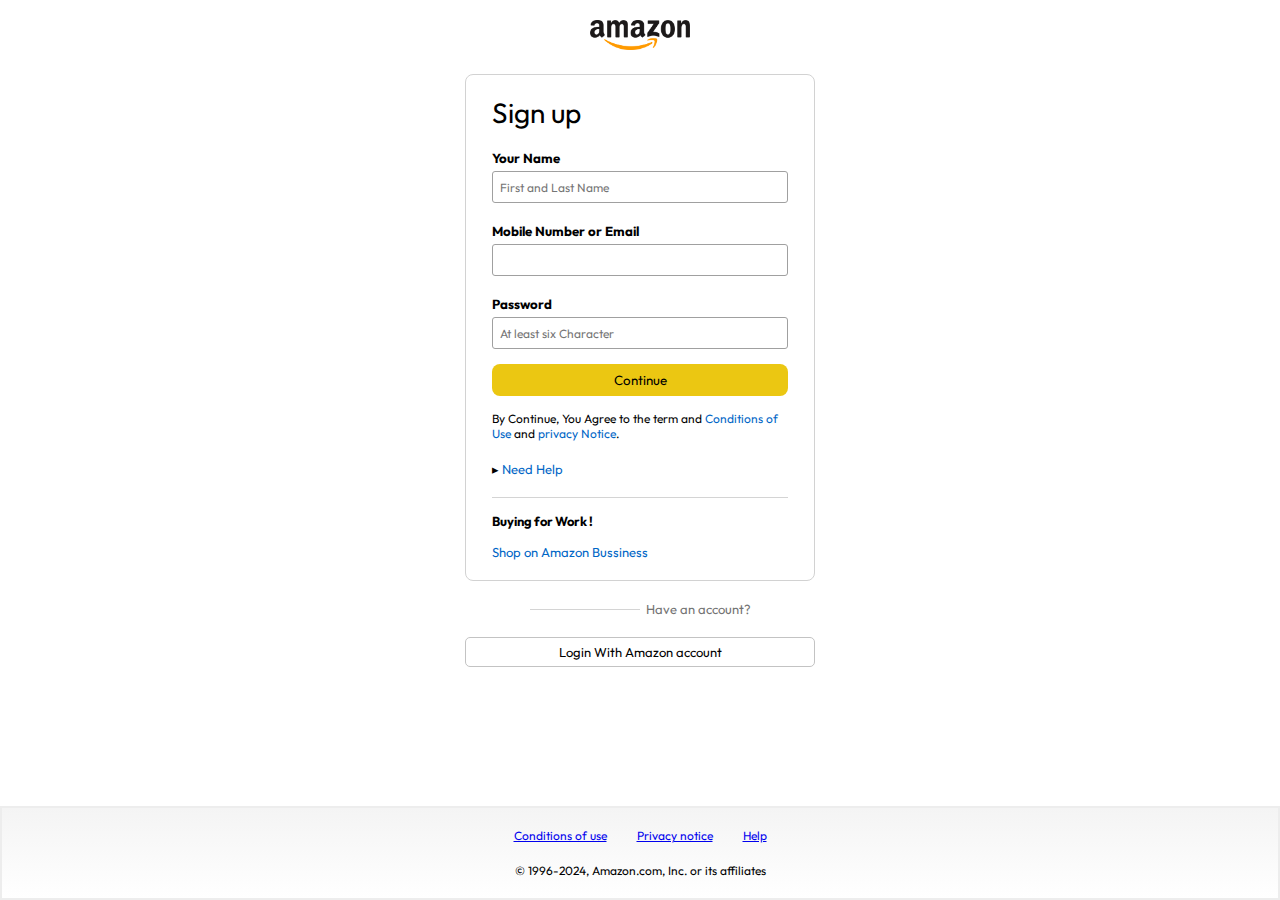
<file: signup.html>
<!DOCTYPE html>
<html lang="en">
<head>
    <meta charset="UTF-8">
    <meta name="viewport" content="width=device-width, initial-scale=1.0">
    <title>Sign up</title>
    <link rel="stylesheet" href="/signin.css">
</head>
<body>
    <a href="/"><img class="logo" src="./rGYc7tjmhmR43Q3QNYPgiW/amazon/assets/amazon_logo_dark.png" width="100px" alt=""></a>
    <div class="signin-container ">
        <h1 class="signin-title">Sign up</h1>
        <h5 class="Input-label" >Your Name</h5>
        <input type="text" placeholder="First and Last Name">
        <h5 class="Input-label" >Mobile Number or Email</h5>
        <input type="text">
        <h5 class="Input-label" >Password</h5>
        <input type="Password" placeholder="At least six Character">
        <button>Continue</button>
        <p class="signin-condition">By Continue, You Agree to the term and <span>Conditions of Use</span> and <span>privacy Notice</span>.</p>
        <p class="Signin-help">&#9656 <span>Need Help</span></p>
        <hr>
        <h4>Buying for Work !</h4>
        <p class="Signin-bussiness"><span>Shop on Amazon Bussiness</span></p>
    </div>
    <div class="signin-bottom">
        <hr>
        <p>Have an account?</p>
    </div>
    <a href="/signin.html">
        <button class="sign-signup-btn">Login With Amazon account</button>
    </a>
    

    <footer>
        <div class="footer-links">
            <a href="#">Conditions of use</a>
            <a href="#">Privacy notice</a>
            <a href="#">Help</a>
        </div>
        <p class="footer-copyright">© 1996-2024, Amazon.com, Inc. or its affiliates</p>
    </footer>
    
</body>
</html>
</file>
<file: style.css>
@import url('https://fonts.googleapis.com/css2?family=Outfit:wght@800&display=swap');

*{
    padding: 0;
    margin: 0;
    box-sizing: border-box;
    font-family: Outfit;
    
}
body{
    background: #dadada;
}
a{
    text-decoration: none;
    color: inherit;
}
nav{
    display: flex;
    align-items: center;
    justify-content: space-between;
    background: #131921 ;
    padding: 10px 20px;
    color: #fff;
}
.nav-country{
    display: flex;
    align-items: end;
    margin-left: 15px;
    font-size: 13px;
    color: #c4c4c4;
}
.nav-country h1{
    color: #fff;
    font-size: 14px;
}
.nav-search{
    flex: 1;
    display: flex;
    align-items: center;
    background-color: #fff;
    color: gray;
    max-width: 1000px;
    border-radius: 4px;
    margin-left: 15px;
}
.nav-search-category{
    display: flex;
    align-items: center;
    padding: 10px 20px;
    gap: 5px;
    background-color: #e5e5e5;
    border-radius: 4px 0 0 4px;

}
.nav-search-input{
    border: none;
    outline: none;
    padding-left: 20px;
    width: 100%;
}
.nav-search-icon{
    max-width: 41px;
    padding: 8px;
    background: #ffd64f;
    border-radius: 0 4px 4px 0;
}
.nav-language{
display: flex;
align-items: center;
gap: 2px;
font-weight: 600;
margin-left: 15px;
}
.nav-text{
    margin-left: 15px;
}
.nav-text p{
   font-size: 10px;
}
.nav-text h1{
    font-size: 14px;
}
.nav-cart{
    display: flex;
    align-items: center;
    margin: 0px 15px;
}
.nav-bottom{
    display: flex;
    align-items: center;
    gap: 20px;
    padding:  8px 20px;
    background: #232f3e;
    color: white;
    font-size: 15px;
}
.nav-bottom div{
    display: flex;
    align-items: center;
    gap: 5px;
    font-weight: 500;
} 
.header-slider ul{
    display: flex;
    overflow-y: hidden;
}
.header-img{
    max-width: 100%;
    mask-image: linear-gradient(to bottom, #000000 50%, transparent);
}
.header-slider a{
    position: absolute;
    top:  20%;
    z-index: 1;
    padding: 5vh 1vw;
    background: #ffffff4f;
    color: #0000007b;
    text-decoration: none;
    font-weight: 600;
    font-size: 18px;
    cursor: pointer;
}
.control-next{
    right: 0;
}
.box-row{
    display: flex;
    flex-wrap: wrap;
    row-gap: 20px;
    justify-content: space-between;
    margin: 20px 30px;
}
.box-col{
    display: flex;
    flex-direction: column;
    gap: 10px;
    padding: 15px 20px;
    background: #fff;
    max-width: 24%;
    min-height: 200px;
    z-index: 1;
}
.box-col a{
    font-size: 13px;
    color: #009999;
    font-weight: 500;
}
.header-box{
    margin-top: -20vw;
}
.products-slider{
    background: #fff;
    margin: 0 30px;
    padding: 20px;
    margin-bottom: 15px;
}
.products-slider .products{
    display: flex;
    overflow-x: auto;
    gap: 20px;
    margin-top: 10px;
}
.products-slider .products img{
    max-width: 200px;
    max-height: 200px;

}
.products-slider .products::-webkit-scrollbar{
    display: none;
}

.Products-slider-with-price{
    background: #fff;
    margin: 0 30px;
    padding: 20px;
    margin-bottom: 15px;

}
.Products-slider-with-price .products{
    display: flex;
    overflow-x: auto;
    gap: 10px;
    margin-top: 10px;
}
.Products-slider-with-price .products::-webkit-scrollbar{
    display: none;
}
.product-card{
    display: flex;
    flex-direction: column;
    justify-content: end;
    min-width: 210px;
    background: #fbfbfb;
}
.product-card img{
    width: 110px;
    margin: 0 50px;
}
.product-offer p{
    background: #be0b3b;
    color: #fff;
    display: inline-block;
    padding: 2px 5px;
    border-radius: 2px;
    margin: 8px 0;
    font-size: 13px;
}
.product-offer span{
    color: #be0b3b;
    font-weight: 500;
    font-size: 12px;
}
.product-price{
    color: gray;
    font-size: 13px;
}
.product-card h4{
    color: #525252;
    font-size: 15px;
    font-weight: 400;
}
footer{
    display: flex;
    justify-content: space-between;
    align-items: center;
    color: white;
    background: #131921;
    padding:  20px 60px;
}
/*------------media query -------------*/


@media only screen and (max-width: 900px){
    nav{
        flex-wrap: wrap;
    }
    .nav-search{
        order: 7;
        margin: 15px 0 5px;
        min-width: 300px; 
    }
    .box-col{
        max-width: 52%;
    }
}
@media only screen and (max-width: 600px){
    .nav-country{
        display: none;
    }
    .nav-language{
        display: none;
    }
    .nav-tex{
        display: none;
    }
    .nav-bottom{
        font-size: 13px;
        gap: 10px;
        overflow-x: scroll;
    }
    .nav-bottom::-webkit-scrollbar{
        display: none;
    }
    .nav-bottom{
        text-wrap: nowrap;
    }
    .mobile-user-icon{
        display: flex !important;
        flex: 1;
        justify-content: flex-end;
    }
    .mobile-user-icon img{
        width: 25px;
    }
    .nav-cart h4{
        display: none;
    }
    .nav-cart img{
        width: 25px;
    }
    .header-slider a{
        top: 24%;
        padding: 2vh 1vw;
        font-size: 15px;
    }
    .box-col{
        max-width: 100%;
        width: 100%;
    }
    footer{
        justify-content: center;
        flex-direction: column;
        font-size: 14px;
    }
}
</file>
<file: cart.css>
.cart{
    display: flex;
    gap: 20px;
    margin: 20px;
}
.cart-left{
    background: white;
    padding: 20px;
}
.cart-left h1{
    font-size: 28px;
    font-weight: 400;
    margin-bottom: 15px;
}
.cart-left hr{
    border: none;
    height: 1px;
    background: #dadada;
}
.product-cart-list{
    display: flex;
    align-items: start;
    gap: 10px;
    padding: 24px 0 12px 12px;
}
.product-cart-title-pricce{
    display: flex;
    gap: 20px;
    font-size: 18px;
}
.product-cart-title-bestseller{
    font-size: 12px;
    margin-top: 10px;
}
.product-cart-title-bestseller span{
   font-size: 13px;
   background: #c45500;
   color: white;
   padding: 3px 8px;
}
.product-cart-stock{
    font-size: 13px;
    color: #007600;
    margin: 4px 0;
}
.product-cart-delivery{
   font-size: 15px;
}
.product-cart-returns{
   font-size: 15px;
   color: #007185;
   font-weight: 400;
}
.product-cart-gift-option{
    color: #494949;
    font-size: 13px;
    margin: 3px 0;
}
.product-cart-gift-option span{
    color: #007185;
}
.product-cart-specs{
    max-width: 150px;
    display: grid;
    grid-template-columns: auto auto;
    row-gap: 3px;
    font-size: 13px;
}
.cart-list-action{
    display: flex;
    gap: 12px;
    font-size: 14px;
    color: #007185;
}
.cart-list-action hr{
    height: 20px;
    width: 1px;
    background: #cfcfcf;
}
.cart-list-action select{
    padding: 5px;
    border-radius: 6px;
    background: #f3f3f3;
}
.cart-list-subtotal{
    text-align: right;
    font-size: 20px;
    margin-top: 10px;
}
.cart-right{
    background: white;
    padding: 20px;
    max-height: 220px;
    min-width: 280px;
}
.cart-free-delivery{
    display: flex;
    font-size: 13px;
}
.cart-subtotal{
    margin-top: 20px;
    font-size: 18px;
    font-weight: 500;
}
.cart-right-gift{
    margin: 7px 0;
    font-size: 14px;
}
.cart-right button{
    width: 100%;
    height: 32px;
    margin: 15px 0;
    background: #ffd814;
    border: none;
    border-radius:8px ;
    cursor: pointer;
}
.cart-right button:hover{
    background: #ebc712;
} 
.footer-cart{
    margin-top: 50px;
}

/*-------media query ----------*/

@media only screen and (max-width: 900px){
    .cart{
        flex-wrap: wrap;
    }
}
@media only screen and (max-width: 600px){
    .product-cart-list{
        padding: 24px 0;

    }
    .product-cart-list img{
        width: 80px;
    }
    .product-cart-title-pricce{
        flex-wrap: wrap;
        font-size: 14px;
    }
    .product-cart-delivery{
        font-size: 13px;
    }
    .cart-list-action .Action-btn:nth-last-child(1){
         display: none;
    }
    .cart-list-action hr:nth-last-child(2){
         display: none;
    }
    .cart-list-action .Action-btn:nth-last-child(3){
         display: none;
    }
    .cart-list-action hr:nth-last-child(4){
         display: none;
    }
    .cart-right{
        min-width: 100%;
    }
}
</file>
<file: product.css>
body{
    background: #fff;
}

.breadcrumbs{
    padding: 10px 20px;
    font-size: 12px;
    color: #565656;
}
.product-display{
    min-height: 100%;
    padding: 10px 20px;
    display: flex;
}
.product-d-image{
    display: flex;
    gap: 10px;

}
.product-icons{
    display: flex;
    flex-direction: column;
    gap: 10px;
}
.product-icons img{
    border: 1px solid gray;
    border-radius: 10px;
    padding: 5px;
}
.product-d-details{
    margin: 0 30px;
}
.product-title{
    font-size: 25px;
}
.brand-store{
    margin-top: 5px;
    color: #007185;
    font-size: 14px;
}
.product-rating{
    display: flex;
    flex-direction: column;
    gap: 10px;
}
.product-rating div{
    display: flex;
    align-items: center;
    gap: 10px;
}
.product-rating p {
    color: #007185;
}
.product-rating p span{
    color: white;
    background: #c73500;
    padding: 2px 5px;
    border-radius: 3px;
    font-size: 14px;
}
.product-rating h5{
    font-weight: 400;
}
.product-d-price{
    display: flex;
    flex-direction: column;
    gap: 5px;
}
.product-d-price div{
    display: flex;
    align-items: center;
    gap: 10px;
    margin: 10px 0;
}
.product-d-price div p{
    font-size: 26px;
    color: #c73500;
}
.product-d-price div h1{
    font-size: 14px;
    font-weight: 500;
}
.product-d-price div h1 span{
    font-size: 26px;
    font-weight: 500;
}
.product-d-price div h5{
    font-weight: 400;
    color: #565656;
}
.product-d-price h5 span{
 text-decoration: line-through;   
}
.product-d-price p span{
    color: #007185;
}
.product-color-selection{
    margin: 15px 0;

}
.product-color-option{
    display: flex;
    justify-content: space-between;
    margin-top: 10px;
}
.option{
    display: flex;
    align-items: center;
    padding: 8px 12px;
    border: 1px solid #cbcbcb;
    gap: 10px;
}
.product-info{
    display: grid;
    grid-template-columns: auto auto;
    max-width: 300px;
    margin-bottom: 15px;
}
.product-description h1{
    font-size: 20px;
    margin: 15px 0;
}
.product-description ul{
    display: flex;
    flex-direction: column;
    gap: 10px;
    margin-left: 30px;
}
.product-d-purchase{
    width: 100%;
    max-width: 280px;
    border: 1px solid #c1c1c1;
    border-radius: 10px;
    padding: 20px;
}
.product-d-purchase .title{
    display: flex;
    justify-content: space-between;
    align-items: center;
}
.product-d-purchase .price{
    font-size: 16px;
    font-weight: 400;
    margin: 10px 0;
}
.product-d-purchase .price span{
    font-size: 26px;
    padding: 2px;
}
.product-d-purchase .gap{
    margin: 15px 0;

}
.product-d-purchase p span{
    color: #007185;
}
.Delivery-location{
    display: flex;
    align-items: center;
    gap: 3px;    
}
.product-stock{
    margin: 15px 0;
    color: green;
    font-weight: 400;
}
.product-quantity{
    padding: 8px 15px;
    outline: none;
    width: 100%;
    border-radius: 5px;
    background: #efefef;
    border-color: #c1c1c1;
}
.product-d-purchase .btn{
    outline: none;
    border: none;
    background: #ffd814;
    width: 100%;
    padding: 10px 0;
    margin-top: 10px;
    border-radius: 50px;
    cursor: pointer;
}
.product-d-purchase .product-buy{
    background: #ffa41c;
}
.product-seller-info{
    margin-top: 10px;
   display: grid;
   grid-template-columns: auto auto;
   gap: 4px;
   font-size: 14px;
   color: #565656;
}
.product-seller-info span{
    color: #007185;
}
.product-d-purchase hr{
    margin: 20px 0;
}
.product-add-list{
    width: 100%;
    padding: 8px 15px;
    border-radius: 5px;
    border: 1px solid black;
    text-align: start;
    background: white;
    cursor: pointer;
}
.product-footer{
    margin-top: 100px;
}

/*-------media query ----------*/

@media only screen and (max-width: 900px){
    .product-display{
        flex-wrap: wrap;
    }
}
@media only screen and (max-width: 600px){
    .product-icons{
        display: none;
    }
    .product-main-image img{
        width: 100%;
        padding: 20px;
    }
    .option{
        padding: 6px 8px;
    }
    .option p{
        display: none;
    }
    .product-d-purchase{
        max-width: 90%;
        margin: 20px auto 10px;
    }
}
</file>
<file: signin.css>
@import url('https://fonts.googleapis.com/css2?family=Outfit:wght@800&display=swap');

*{
    padding: 0;
    margin: 0;
    box-sizing: border-box;
    font-family: Outfit;
    
}
body{
    background: white;
    text-align: center;
    font-family: Outfit;
    min-height: 100vh; 
}
.logo{
    margin-top: 20px;

}
.signin-container{
    max-width:  350px;
    border: 1px solid #d2d2d2;
    margin: auto;
    margin-top: 20px;
    padding: 20px 26px;
    border-radius: 8px;
    text-align: left;
}
.signin-title{
    font-size: 28px;
    font-weight: 400;
}
.Input-label{
    margin-top: 20px;
}
.signin-container input{
    width: 100%;
    height: 32px;
    margin-top: 5px;
    padding: 3px 7px;
    border-radius: 3px;
    border: 1px solid #a0a0a0;
    font-size: 12px;
}
.signin-container input:focus{
    outline: 3px solid #c2f2ff;
}
.signin-container button{
    width: 100%;
    height: 32px;
    margin: 15px 0;
    background: #ffd814;
    border: none;
    border-radius: 8px;
    cursor: pointer;
}
.signin-container button{
    background: #ebc712;
}
.signin-condition{
    font-size: 12px;

}
.signin-container p span{
    color: #0066c6;
}
.Signin-help{
    font-size: 13px;
    margin: 20px 0;
    cursor: pointer;
}
.signin-container hr{
    border: none;
    height: 1px;
    background: #d4d4d4;
}
.signin-container h4{
    margin: 15px 0;
    font-size: 13px;
}
.Signin-bussiness{
    font-size: 13px;
}
.signin-bottom{
    width: 350px;
    font-size: 13px;
    color: #737373;
    margin: 20px auto;
    display: flex;
    align-items: center;
    justify-content: center;
    gap: 6px;
}
.signin-bottom hr{
    border: none;
    height: 1px;
    background: #d4d4d4;
    width: 110px;
}
.signin-bottom p{
    cursor: pointer;
}
.sign-signup-btn{
    width: 350px;
    height: 30px;
    font-size: 13px;
    background: white;
    border-radius: 5px;
    border: 1px solid #c3c3c3;
}
.sign-signup-btn:hover{
   background: #f1f1f1;
}
footer{
    width: 100%;
    height: auto;
    max-height: 200px;
    margin-top: 20px;
    padding: 20px 0;
    position: fixed;
    bottom: 0;
    background: linear-gradient(to bottom, #f4f4f4, #fff);
    border: 2px solid #ededed;
    font-size: 12px;
}
footer .footer-links{
    display: flex;
    justify-content: center;
    gap: 30px;
    margin-bottom: 20px;
}
footer .footer-links{
    text-decoration: none;
    color: #0066c0;
}

.footer-copyright{

}
</file>
